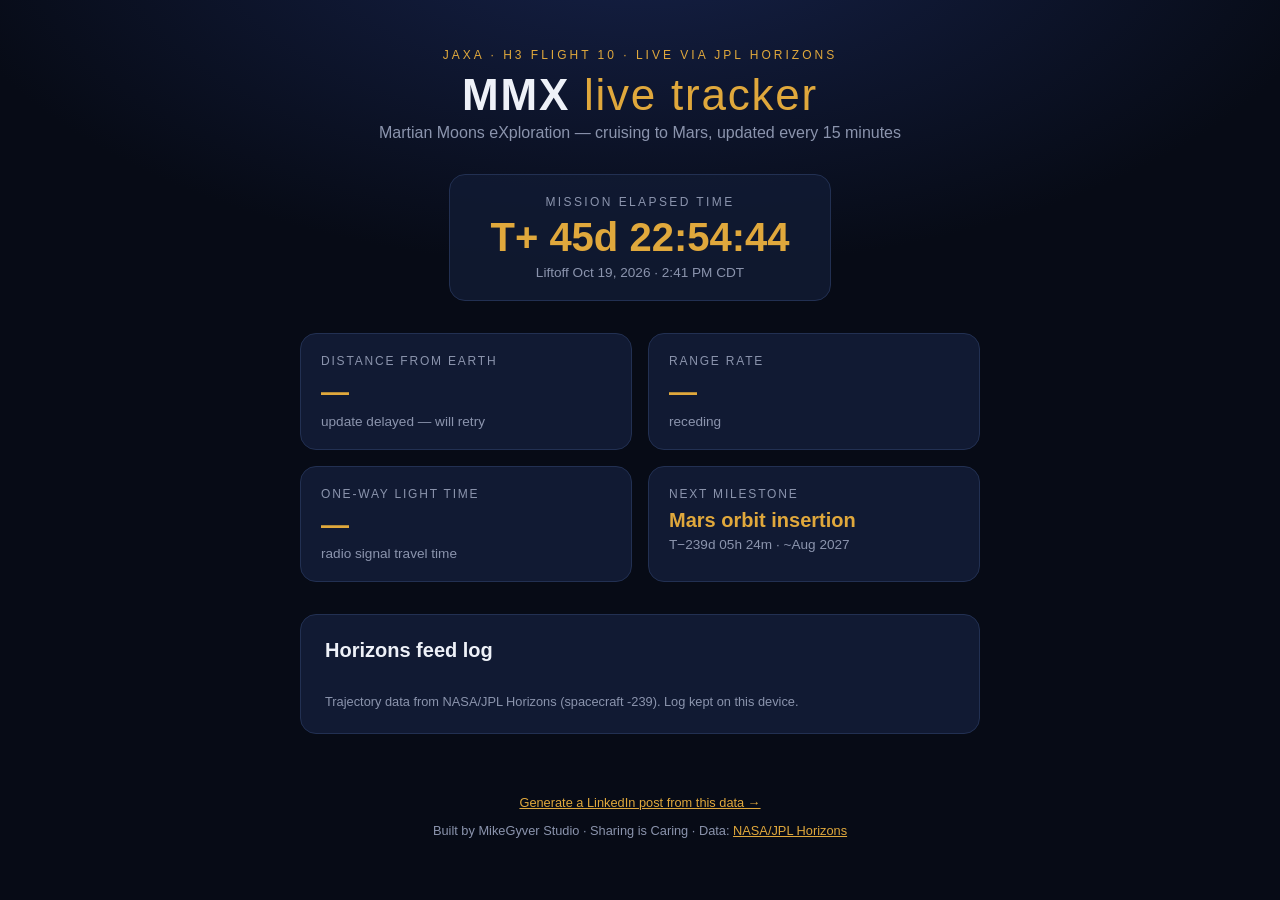
<file: index.html>
<!DOCTYPE html>
<html lang="en">
<head>
<meta charset="UTF-8">
<meta name="viewport" content="width=device-width, initial-scale=1.0">
<title>MMX — Live Tracker</title>
<link rel="stylesheet" href="styles.css">
</head>
<body>
<header class="hero">
  <div class="kicker">JAXA · H3 Flight 10 · Live via JPL Horizons</div>
  <h1>MMX <span>live tracker</span></h1>
  <p class="sub">Martian Moons eXploration — cruising to Mars, updated every 15 minutes</p>
  <div class="tplus">
    <div class="tplus-label">Mission elapsed time</div>
    <div class="tplus-time" id="tplus-time">T+ --</div>
    <div class="tplus-sub">Liftoff Oct 19, 2026 · 2:41 PM CDT</div>
  </div>
</header>

<main>
  <section class="stats">
    <div class="stat">
      <div class="stat-label">Distance from Earth</div>
      <div class="stat-value" id="stat-dist">—</div>
      <div class="stat-sub" id="stat-dist-sub">waiting for first poll…</div>
    </div>
    <div class="stat">
      <div class="stat-label">Range rate</div>
      <div class="stat-value" id="stat-rate">—</div>
      <div class="stat-sub" id="stat-rate-sub">receding</div>
    </div>
    <div class="stat">
      <div class="stat-label">One-way light time</div>
      <div class="stat-value" id="stat-light">—</div>
      <div class="stat-sub">radio signal travel time</div>
    </div>
    <div class="stat">
      <div class="stat-label">Next milestone</div>
      <div class="stat-value small" id="stat-next-name">Mars orbit insertion</div>
      <div class="stat-sub" id="stat-next-count">—</div>
    </div>
  </section>

  <div class="stale-badge" id="stale-badge" hidden></div>

  <section class="feed">
    <h2>Horizons feed log <span class="feed-status" id="feed-status"></span></h2>
    <ol id="feed-list"></ol>
    <p class="feed-note">Trajectory data from NASA/JPL Horizons (spacecraft -239). Log kept on this device.</p>
  </section>
</main>

<footer>
  <p><a href="telemetry.html">Generate a LinkedIn post from this data →</a></p>
  <p>Built by MikeGyver Studio · Sharing is Caring · Data: <a href="https://ssd.jpl.nasa.gov/horizons/">NASA/JPL Horizons</a></p>
</footer>

<script src="config.js"></script>
<script src="app.js"></script>
</body>
</html>
</file>
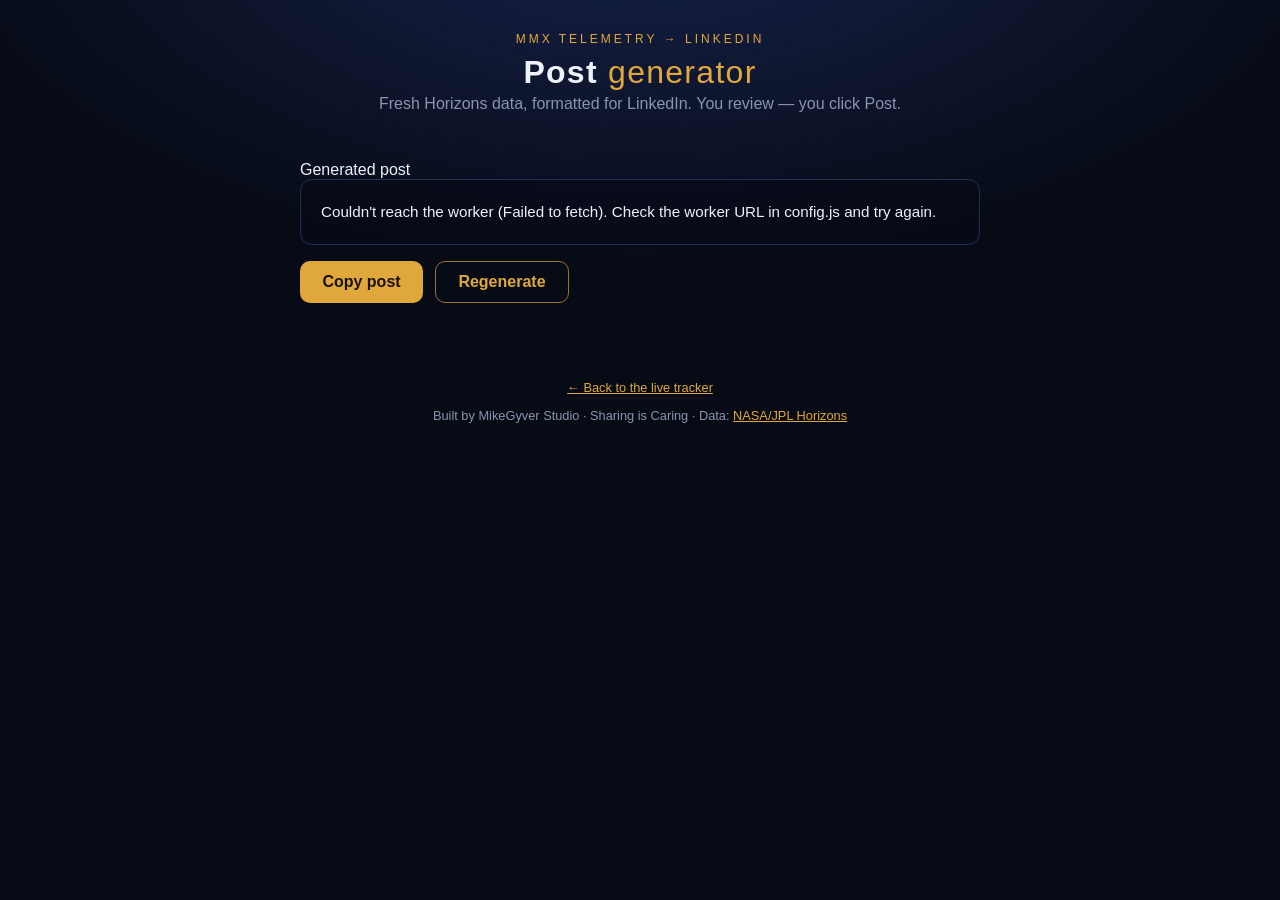
<file: telemetry.html>
<!DOCTYPE html>
<html lang="en">
<head>
<meta charset="UTF-8">
<meta name="viewport" content="width=device-width, initial-scale=1.0">
<title>MMX — LinkedIn Telemetry Post</title>
<link rel="stylesheet" href="styles.css">
<style>
  .hero.slim { padding: 2rem 1.25rem 1rem; }
  .hero.slim h1 { font-size: 2rem; }
  .post {
    white-space: pre-wrap;
    font-family: inherit;
    font-size: 0.95rem;
    line-height: 1.55;
    background: rgba(7, 11, 22, 0.6);
    border: 1px solid var(--line);
    border-radius: 12px;
    padding: 1.25rem;
    margin: 0 0 1rem;
  }
  .btnrow { display: flex; gap: 0.75rem; flex-wrap: wrap; }
  button {
    background: var(--gold);
    color: #1a1206;
    border: none;
    border-radius: 10px;
    padding: 0.7rem 1.4rem;
    font-size: 1rem;
    font-weight: 700;
    cursor: pointer;
  }
  button.ghost {
    background: transparent;
    color: var(--gold);
    border: 1px solid var(--gold-dim);
  }
  .copied {
    display: none;
    color: var(--green);
    margin-top: 0.75rem;
    font-weight: 600;
  }
  .copied.show { display: block; }
</style>
</head>
<body>
<header class="hero slim">
  <div class="kicker">MMX telemetry → LinkedIn</div>
  <h1>Post <span>generator</span></h1>
  <p class="sub">Fresh Horizons data, formatted for LinkedIn. You review — you click Post.</p>
</header>

<main>
  <section class="card">
    <div class="card-kicker">Generated post</div>
    <pre class="post" id="post">Fetching the latest reading…</pre>
    <div class="btnrow">
      <button id="copyBtn" type="button">Copy post</button>
      <button id="regenBtn" type="button" class="ghost">Regenerate</button>
    </div>
    <div class="copied" id="copiedMsg">Copied — paste it into LinkedIn.</div>
    <p class="feed-note" id="dataAge"></p>
  </section>
</main>

<footer>
  <p><a href="index.html">← Back to the live tracker</a></p>
  <p>Built by MikeGyver Studio · Sharing is Caring · Data: <a href="https://ssd.jpl.nasa.gov/horizons/">NASA/JPL Horizons</a></p>
</footer>

<script src="config.js"></script>
<script src="telemetry.js"></script>
</body>
</html>
</file>
<file: styles.css>
:root {
  --bg: #070b16;
  --card: #111a33;
  --gold: #e0a83c;
  --gold-dim: #9a742a;
  --text: #eef1f8;
  --muted: #8b94ad;
  --line: #223052;
  --green: #4ade80;
}

* { box-sizing: border-box; }

body {
  margin: 0;
  background: radial-gradient(1200px 600px at 50% -10%, #16224a 0%, var(--bg) 60%);
  color: var(--text);
  font-family: -apple-system, BlinkMacSystemFont, "Segoe UI", Roboto, Helvetica, Arial, sans-serif;
  min-height: 100vh;
}

a { color: var(--gold); }

.hero {
  text-align: center;
  padding: 3rem 1.25rem 2rem;
}

.kicker {
  color: var(--gold);
  letter-spacing: 0.25em;
  font-size: 0.75rem;
  text-transform: uppercase;
}

.hero h1 {
  font-size: 2.75rem;
  margin: 0.5rem 0 0.25rem;
  letter-spacing: 0.04em;
}

.hero h1 span {
  color: var(--gold);
  font-weight: 400;
}

.sub {
  color: var(--muted);
  margin: 0 0 2rem;
}

.tplus {
  display: inline-block;
  background: rgba(17, 26, 51, 0.85);
  border: 1px solid var(--line);
  border-radius: 16px;
  padding: 1.25rem 2.5rem;
}

.tplus-label {
  font-size: 0.75rem;
  text-transform: uppercase;
  letter-spacing: 0.2em;
  color: var(--muted);
}

.tplus-time {
  font-size: 2.5rem;
  font-variant-numeric: tabular-nums;
  font-weight: 700;
  color: var(--gold);
  margin: 0.35rem 0;
}

.tplus-sub {
  font-size: 0.85rem;
  color: var(--muted);
}

main {
  max-width: 720px;
  margin: 0 auto;
  padding: 0 1.25rem 3rem;
}

.stats {
  display: grid;
  grid-template-columns: repeat(2, 1fr);
  gap: 1rem;
  margin-bottom: 2rem;
}

.stat {
  background: var(--card);
  border: 1px solid var(--line);
  border-radius: 16px;
  padding: 1.25rem;
}

.stat-label {
  font-size: 0.75rem;
  text-transform: uppercase;
  letter-spacing: 0.15em;
  color: var(--muted);
  margin-bottom: 0.5rem;
}

.stat-value {
  font-size: 1.75rem;
  font-weight: 700;
  font-variant-numeric: tabular-nums;
  color: var(--gold);
}

.stat-value.small { font-size: 1.25rem; }

.stat-sub {
  color: var(--muted);
  font-size: 0.85rem;
  margin-top: 0.35rem;
}

.feed {
  background: var(--card);
  border: 1px solid var(--line);
  border-radius: 16px;
  padding: 1.5rem;
}

.feed h2 {
  margin: 0 0 1rem;
  font-size: 1.25rem;
}

.feed-status {
  color: var(--muted);
  font-weight: 400;
  font-size: 0.9rem;
}

.feed ol {
  list-style: none;
  margin: 0;
  padding: 0;
  max-height: 320px;
  overflow-y: auto;
}

.feed li {
  display: flex;
  justify-content: space-between;
  gap: 1rem;
  padding: 0.6rem 0;
  border-bottom: 1px solid var(--line);
  font-size: 0.9rem;
  font-variant-numeric: tabular-nums;
}

.feed li:last-child { border-bottom: none; }

.feed-time { color: var(--muted); flex: 0 0 auto; }
.feed-dist { text-align: right; }

.stale-badge {
  background: #4a3205;
  border: 1px solid #d9a406;
  color: #ffd75e;
  border-radius: 10px;
  padding: 0.6rem 0.9rem;
  font-size: 0.85rem;
  margin: 0 0 1rem;
}

.feed-note {
  color: var(--muted);
  font-size: 0.8rem;
  margin: 1rem 0 0;
}

footer {
  text-align: center;
  color: var(--muted);
  font-size: 0.8rem;
  padding: 0 1.25rem 2.5rem;
}

@media (max-width: 520px) {
  .hero h1 { font-size: 2rem; }
  .tplus-time { font-size: 1.75rem; }
  .stats { grid-template-columns: 1fr; }
}
</file>
